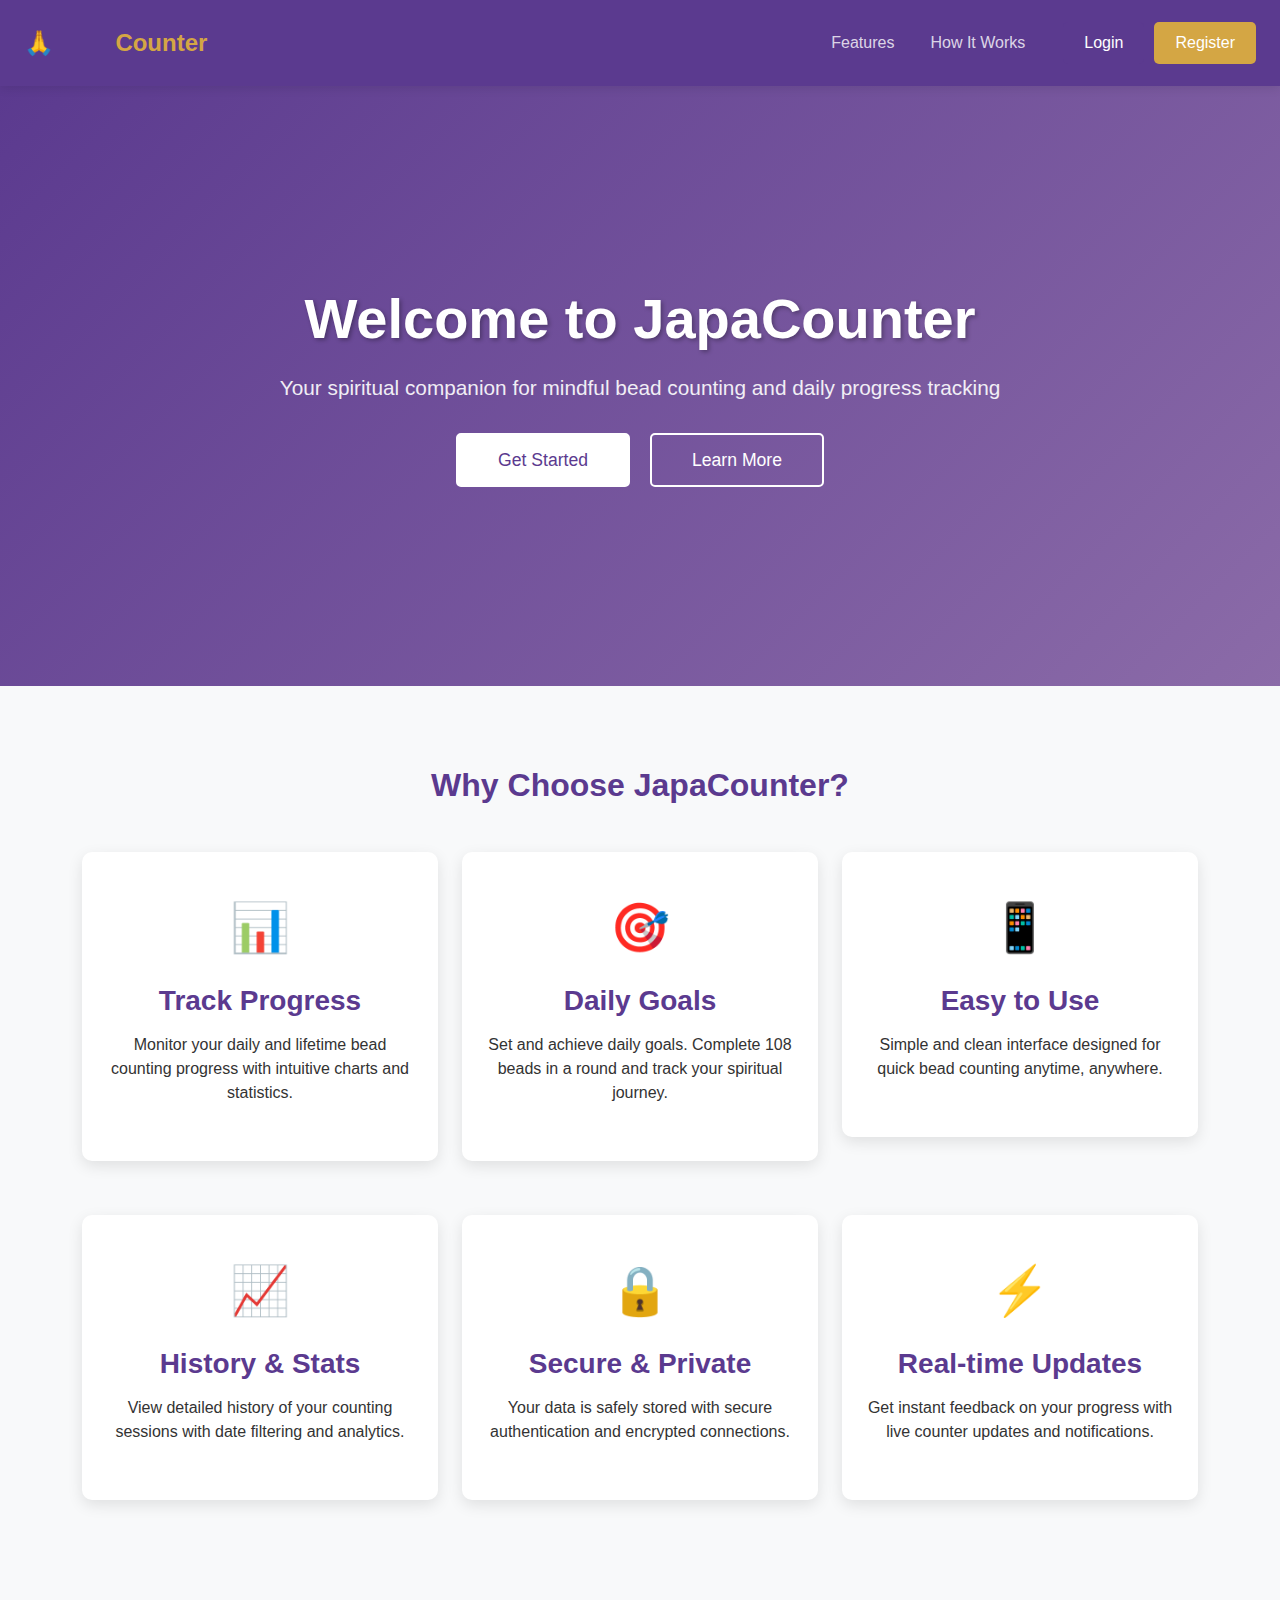
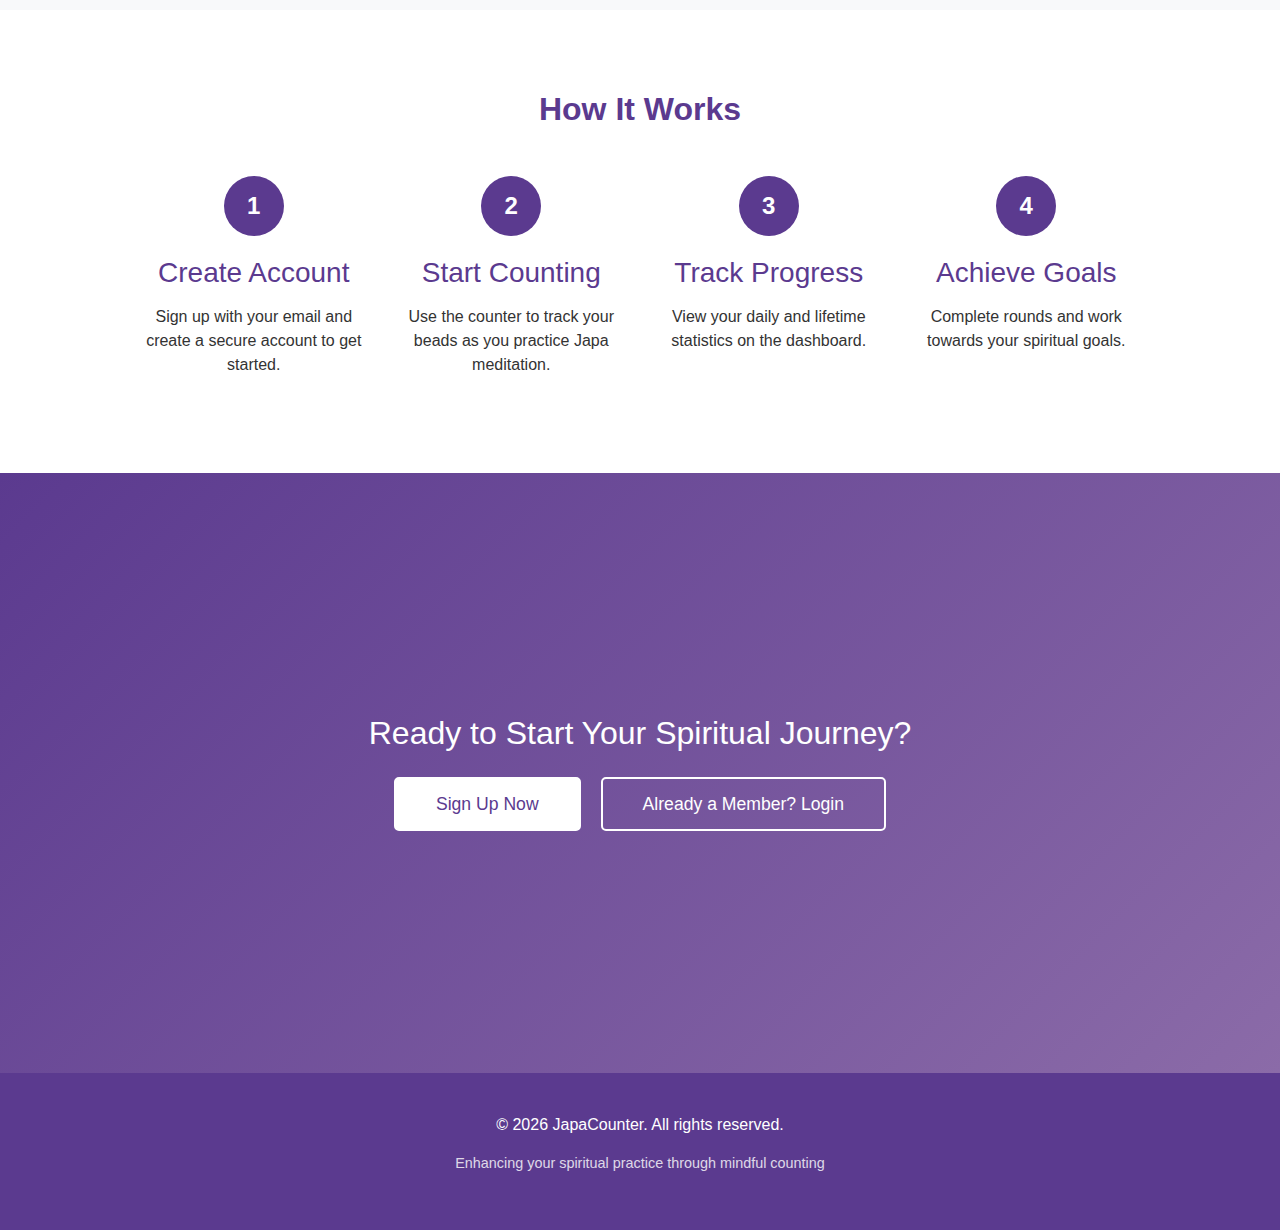
<file: index.html>
<!DOCTYPE html>
<html lang="en">

<head>
    <meta charset="UTF-8">
    <meta name="viewport" content="width=device-width, initial-scale=1.0">
    <title>Japa Counter - Spiritual Bead Counting</title>
    <link href="https://cdn.jsdelivr.net/npm/bootstrap@5.3.0/dist/css/bootstrap.min.css" rel="stylesheet">
    <link rel="stylesheet" href="styles.css">
    <style>
        .landing-hero {
            background: linear-gradient(135deg, var(--primary-color) 0%, var(--primary-light) 100%);
            color: white;
            padding: 80px 20px;
            text-align: center;
            min-height: 600px;
            display: flex;
            align-items: center;
            justify-content: center;
        }

        .hero-content h1 {
            font-size: 3.5rem;
            font-weight: bold;
            margin-bottom: 20px;
            text-shadow: 2px 2px 4px rgba(0, 0, 0, 0.3);
        }

        .hero-content p {
            font-size: 1.3rem;
            margin-bottom: 30px;
            opacity: 0.9;
        }

        .cta-buttons {
            display: flex;
            gap: 20px;
            justify-content: center;
            flex-wrap: wrap;
        }

        .cta-buttons a {
            padding: 12px 40px;
            font-size: 1.1rem;
            border-radius: 5px;
            text-decoration: none;
            transition: all 0.3s ease;
        }

        .btn-primary-light {
            background: white;
            color: var(--primary-color);
            border: 2px solid white;
        }

        .btn-primary-light:hover {
            background: transparent;
            color: white;
            transform: translateY(-2px);
            box-shadow: 0 5px 15px rgba(0, 0, 0, 0.2);
        }

        .btn-primary-outline {
            background: transparent;
            color: white;
            border: 2px solid white;
        }

        .btn-primary-outline:hover {
            background: white;
            color: var(--primary-color);
            transform: translateY(-2px);
            box-shadow: 0 5px 15px rgba(0, 0, 0, 0.2);
        }

        .features-section {
            padding: 80px 20px;
            background: #f8f9fa;
        }

        .feature-card {
            text-align: center;
            padding: 40px 20px;
            border-radius: 10px;
            background: white;
            box-shadow: 0 5px 15px rgba(0, 0, 0, 0.1);
            margin-bottom: 30px;
            transition: transform 0.3s ease;
        }

        .feature-card:hover {
            transform: translateY(-10px);
        }

        .feature-icon {
            font-size: 3rem;
            margin-bottom: 20px;
        }

        .feature-card h3 {
            color: var(--primary-color);
            margin-bottom: 15px;
            font-weight: bold;
        }

        .how-it-works {
            padding: 80px 20px;
            background: white;
        }

        .steps-container {
            display: flex;
            justify-content: space-between;
            align-items: flex-start;
            gap: 30px;
            flex-wrap: wrap;
            max-width: 1000px;
            margin: 0 auto;
        }

        .step {
            flex: 1;
            min-width: 200px;
            text-align: center;
        }

        .step-number {
            width: 60px;
            height: 60px;
            background: var(--primary-color);
            color: white;
            border-radius: 50%;
            display: flex;
            align-items: center;
            justify-content: center;
            font-size: 1.5rem;
            font-weight: bold;
            margin: 0 auto 20px;
        }

        .step h3 {
            color: var(--primary-color);
            margin-bottom: 15px;
        }

        .landing-navbar {
            background: white;
            box-shadow: 0 2px 10px rgba(0, 0, 0, 0.1);
            padding: 20px 0;
        }

        .landing-navbar .navbar-brand {
            font-size: 1.5rem;
            font-weight: bold;
            color: var(--primary-color) !important;
        }

        .landing-navbar .navbar-brand span {
            color: var(--accent-color);
        }

        .footer {
            background: var(--primary-color);
            color: white;
            padding: 40px 20px;
            text-align: center;
        }

        @media (max-width: 768px) {
            .hero-content h1 {
                font-size: 2.5rem;
            }

            .hero-content p {
                font-size: 1.1rem;
            }

            .cta-buttons {
                flex-direction: column;
            }

            .cta-buttons a {
                width: 100%;
            }

            .steps-container {
                flex-direction: column;
            }
        }
    </style>
</head>

<body>
    <!-- Navigation -->
    <nav class="navbar navbar-expand-lg landing-navbar">
        <div class="container-fluid px-4">
            <a class="navbar-brand" href="index.html">
                🙏 Japa<span>Counter</span>
            </a>
            <button class="navbar-toggler" type="button" data-bs-toggle="collapse" data-bs-target="#navbarNav">
                <span class="navbar-toggler-icon"></span>
            </button>
            <div class="collapse navbar-collapse" id="navbarNav">
                <ul class="navbar-nav ms-auto">
                    <li class="nav-item">
                        <a class="nav-link" href="#features">Features</a>
                    </li>
                    <li class="nav-item">
                        <a class="nav-link" href="#how-it-works">How It Works</a>
                    </li>
                </ul>
                <div style="display: flex; gap: 10px; margin-left: 20px;">
                    <a href="login.html" class="btn" style="background: var(--primary-color); color: white; padding: 8px 20px; border-radius: 5px; text-decoration: none;">Login</a>
                    <a href="register.html" class="btn" style="background: var(--accent-color); color: white; padding: 8px 20px; border-radius: 5px; text-decoration: none;">Register</a>
                </div>
            </div>
        </div>
    </nav>

    <!-- Hero Section -->
    <section class="landing-hero">
        <div class="hero-content">
            <h1>Welcome to JapaCounter</h1>
            <p>Your spiritual companion for mindful bead counting and daily progress tracking</p>
            <div class="cta-buttons">
                <a href="register.html" class="btn-primary-light">Get Started</a>
                <a href="#features" class="btn-primary-outline">Learn More</a>
            </div>
        </div>
    </section>

    <!-- Features Section -->
    <section class="features-section" id="features">
        <div class="container">
            <h2 class="text-center mb-5" style="color: var(--primary-color); font-weight: bold;">Why Choose JapaCounter?</h2>
            <div class="row">
                <div class="col-md-4">
                    <div class="feature-card">
                        <div class="feature-icon">📊</div>
                        <h3>Track Progress</h3>
                        <p>Monitor your daily and lifetime bead counting progress with intuitive charts and statistics.</p>
                    </div>
                </div>
                <div class="col-md-4">
                    <div class="feature-card">
                        <div class="feature-icon">🎯</div>
                        <h3>Daily Goals</h3>
                        <p>Set and achieve daily goals. Complete 108 beads in a round and track your spiritual journey.</p>
                    </div>
                </div>
                <div class="col-md-4">
                    <div class="feature-card">
                        <div class="feature-icon">📱</div>
                        <h3>Easy to Use</h3>
                        <p>Simple and clean interface designed for quick bead counting anytime, anywhere.</p>
                    </div>
                </div>
            </div>
            <div class="row mt-4">
                <div class="col-md-4">
                    <div class="feature-card">
                        <div class="feature-icon">📈</div>
                        <h3>History & Stats</h3>
                        <p>View detailed history of your counting sessions with date filtering and analytics.</p>
                    </div>
                </div>
                <div class="col-md-4">
                    <div class="feature-card">
                        <div class="feature-icon">🔒</div>
                        <h3>Secure & Private</h3>
                        <p>Your data is safely stored with secure authentication and encrypted connections.</p>
                    </div>
                </div>
                <div class="col-md-4">
                    <div class="feature-card">
                        <div class="feature-icon">⚡</div>
                        <h3>Real-time Updates</h3>
                        <p>Get instant feedback on your progress with live counter updates and notifications.</p>
                    </div>
                </div>
            </div>
        </div>
    </section>

    <!-- How It Works Section -->
    <section class="how-it-works" id="how-it-works">
        <div class="container">
            <h2 class="text-center mb-5" style="color: var(--primary-color); font-weight: bold;">How It Works</h2>
            <div class="steps-container">
                <div class="step">
                    <div class="step-number">1</div>
                    <h3>Create Account</h3>
                    <p>Sign up with your email and create a secure account to get started.</p>
                </div>
                <div class="step">
                    <div class="step-number">2</div>
                    <h3>Start Counting</h3>
                    <p>Use the counter to track your beads as you practice Japa meditation.</p>
                </div>
                <div class="step">
                    <div class="step-number">3</div>
                    <h3>Track Progress</h3>
                    <p>View your daily and lifetime statistics on the dashboard.</p>
                </div>
                <div class="step">
                    <div class="step-number">4</div>
                    <h3>Achieve Goals</h3>
                    <p>Complete rounds and work towards your spiritual goals.</p>
                </div>
            </div>
        </div>
    </section>

    <!-- CTA Section -->
    <section class="landing-hero" style="padding: 60px 20px;">
        <div class="hero-content">
            <h2 class="mb-4">Ready to Start Your Spiritual Journey?</h2>
            <div class="cta-buttons">
                <a href="register.html" class="btn-primary-light">Sign Up Now</a>
                <a href="login.html" class="btn-primary-outline">Already a Member? Login</a>
            </div>
        </div>
    </section>

    <!-- Footer -->
    <footer class="footer">
        <div class="container">
            <p>&copy; 2026 JapaCounter. All rights reserved.</p>
            <p style="font-size: 0.9rem; opacity: 0.8;">Enhancing your spiritual practice through mindful counting</p>
        </div>
    </footer>

    <script src="https://cdn.jsdelivr.net/npm/bootstrap@5.3.0/dist/js/bootstrap.bundle.min.js"></script>
</body>

</html>
</file>
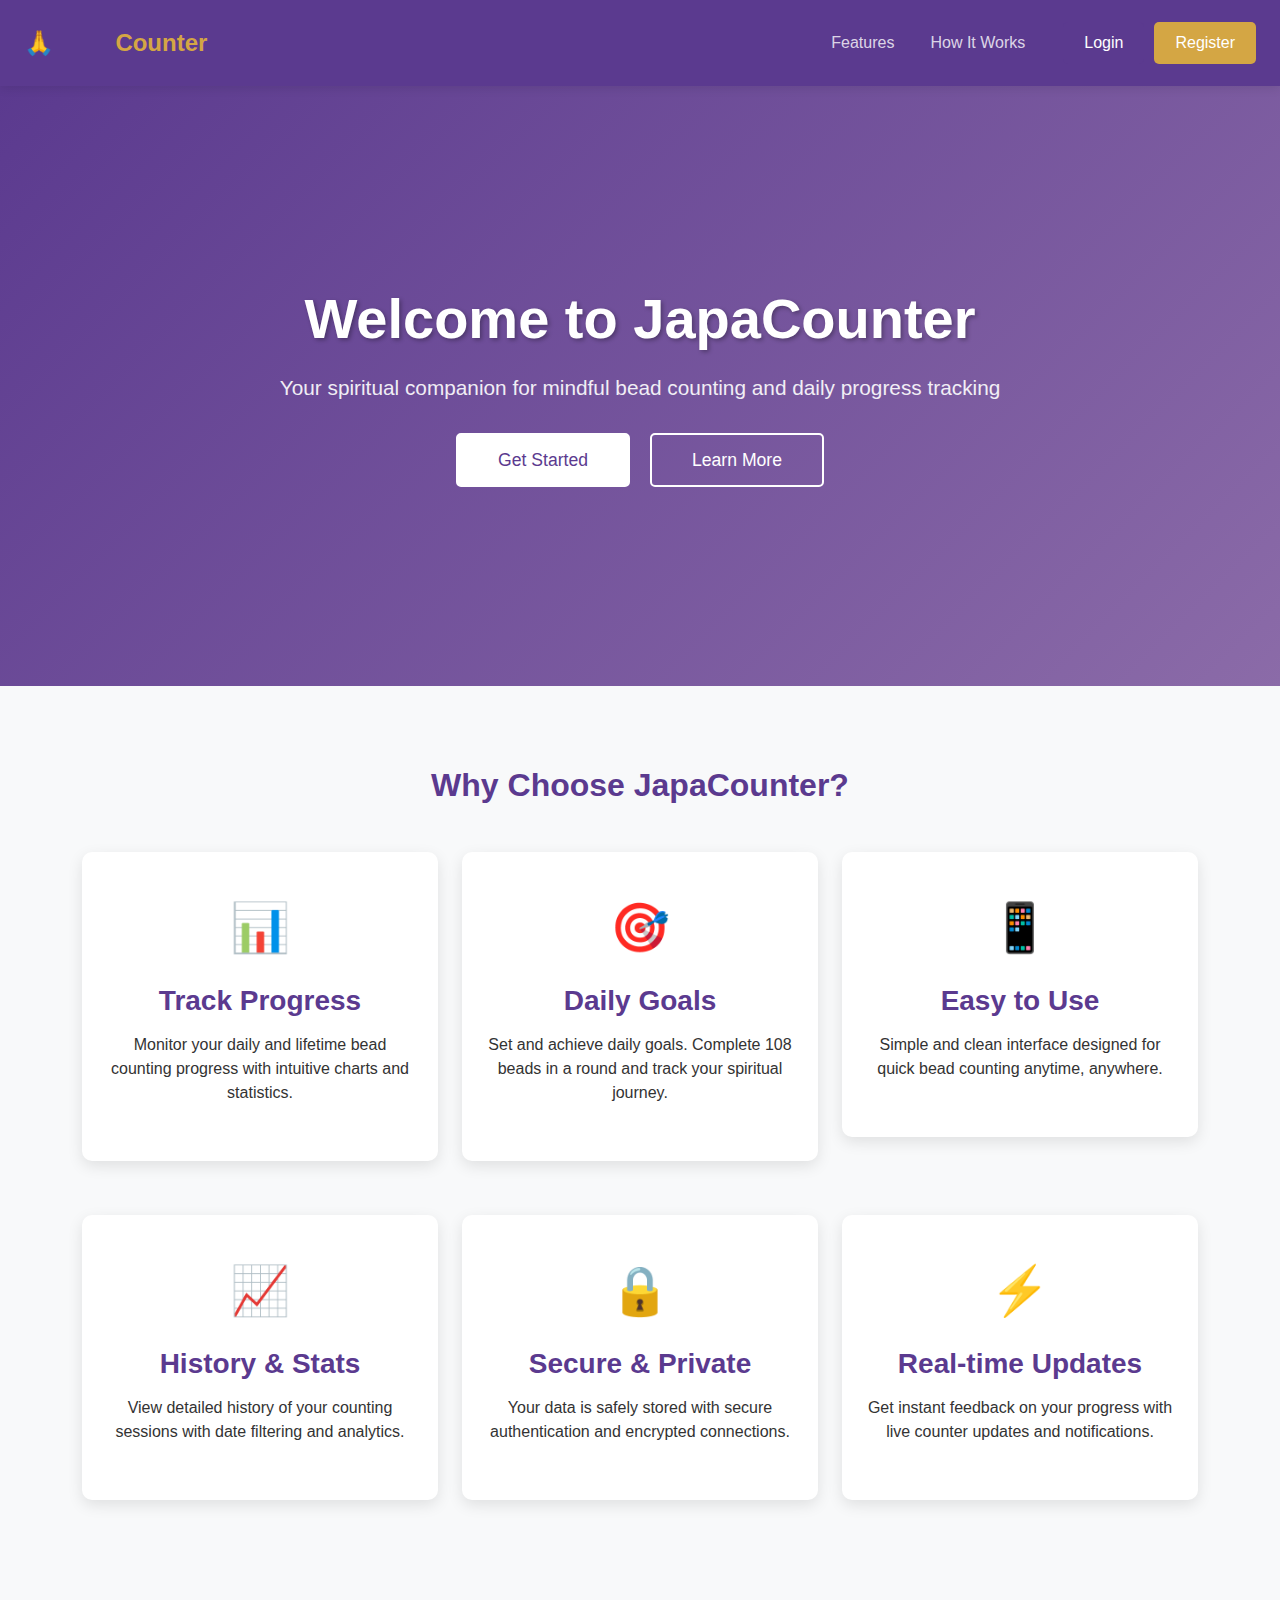
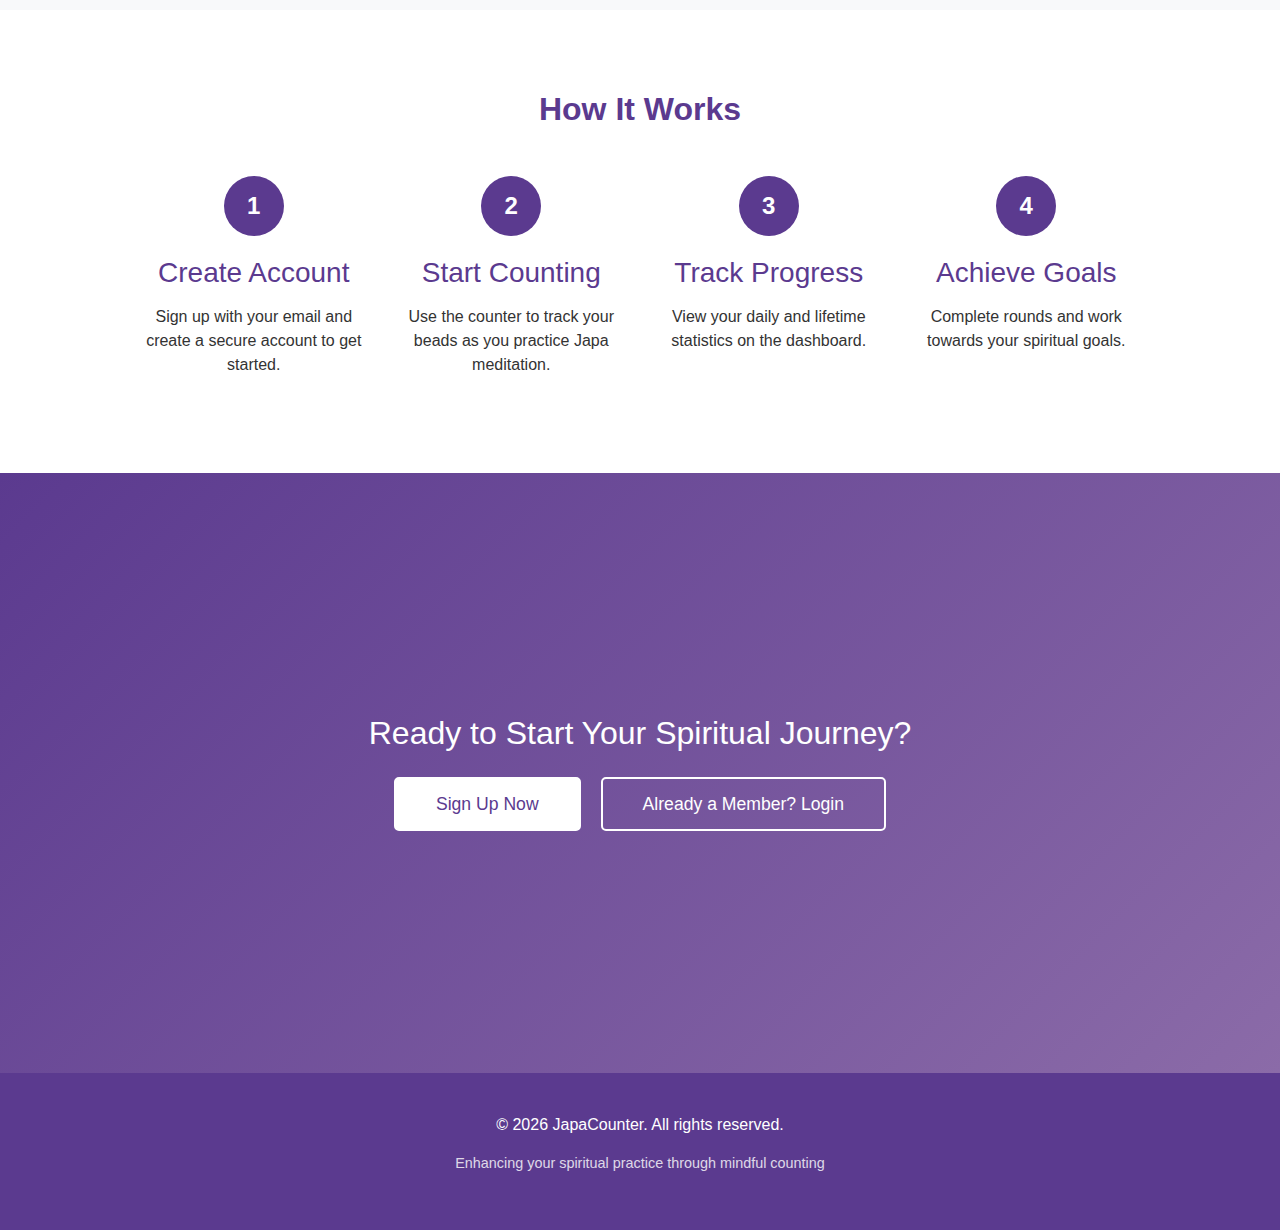
<file: dashboard.html>
<!DOCTYPE html>
<html lang="en">

<head>
    <meta charset="UTF-8">
    <meta name="viewport" content="width=device-width, initial-scale=1.0">
    <title>Japa Counter - Dashboard</title>
    <link href="https://cdn.jsdelivr.net/npm/bootstrap@5.3.0/dist/css/bootstrap.min.css" rel="stylesheet">
    <link rel="stylesheet" href="styles.css">
</head>

<body>
    <!-- Navigation -->
    <nav class="navbar navbar-expand-lg navbar-dark">
        <div class="container-fluid px-4">
            <a class="navbar-brand" href="dashboard.html">
                🙏 Japa<span>Counter</span>
            </a>
            <button class="navbar-toggler" type="button" data-bs-toggle="collapse" data-bs-target="#navbarNav">
                <span class="navbar-toggler-icon"></span>
            </button>
            <div class="collapse navbar-collapse" id="navbarNav">
                <ul class="navbar-nav ms-auto">
                    <li class="nav-item">
                        <a class="nav-link active" href="dashboard.html">Dashboard</a>
                    </li>
                    <li class="nav-item">
                        <a class="nav-link" href="counter.html">Counter</a>
                    </li>
                    <li class="nav-item">
                        <a class="nav-link" href="history.html">History</a>
                    </li>
                    <li class="nav-item">
                        <a class="nav-link" href="profile.html">Profile</a>
                    </li>
                </ul>
                <div class="user-info ms-3">
                    Welcome, <strong id="usernameDisplay">User</strong>!
                </div>
                <button class="btn-logout ms-3" id="logoutBtn">Logout</button>
            </div>
        </div>
    </nav>

    <!-- Alerts Container -->
    <div id="alertsContainer" class="position-fixed top-0 end-0 p-3" style="z-index: 1000; max-width: 400px;">
    </div>

    <!-- Main Content -->
    <div class="dashboard-container">
        <div class="container">
            <!-- Today's Progress -->
            <div class="main-card">
                <h3 class="card-title">📅 Today's Progress</h3>
                <div class="stats-grid">
                    <div class="stat-box">
                        <div class="stat-label">Today's Beads</div>
                        <div class="stat-value" id="todayBeads">0</div>
                    </div>
                    <div class="stat-box">
                        <div class="stat-label">Today's Rounds</div>
                        <div class="stat-value" id="todayRounds">0</div>
                    </div>
                </div>

                <!-- Today's Progress Bar -->
                <div class="progress-section">
                    <div class="progress-label">
                        <span>Daily Goal Progress (108 beads)</span>
                    </div>
                    <div class="progress">
                        <div id="todayProgressBar" class="progress-bar" style="width: 0%">0%</div>
                    </div>
                </div>
            </div>

            <!-- Counter Section - Moved to counter.html -->

            <!-- Lifetime Progress -->
            <div class="main-card">
                <h3 class="card-title">✨ Lifetime Progress</h3>
                <div class="stats-grid">
                    <div class="stat-box">
                        <div class="stat-label">Total Beads</div>
                        <div class="stat-value" id="totalBeads">0</div>
                    </div>
                    <div class="stat-box">
                        <div class="stat-label">Total Rounds</div>
                        <div class="stat-value" id="totalRounds">0</div>
                    </div>
                </div>

                <!-- Information Card -->
            <div class="main-card">
                <h3 class="card-title">ℹ️ About Japa</h3>
                <p>Japa is a spiritual practice involving the repetition of a mantra or prayer. This counter helps you track your daily and lifetime progress.</p>
                <ul style="margin-top: 15px; color: #666;">
                    <li><strong>1 Round</strong> = 108 beads</li>
                    <li>Track your daily progress towards completing rounds</li>
                    <li>View your complete history across different dates</li>
                    <li>Monitor your lifetime achievement</li>
                </ul>
            </div>
        </div>
    </div>

    <script src="config.js"></script>
    <script src="api.js"></script>
    <script src="app.js"></script>
    <script src="https://cdn.jsdelivr.net/npm/bootstrap@5.3.0/dist/js/bootstrap.bundle.min.js"></script>
</body>

</html>
</file>
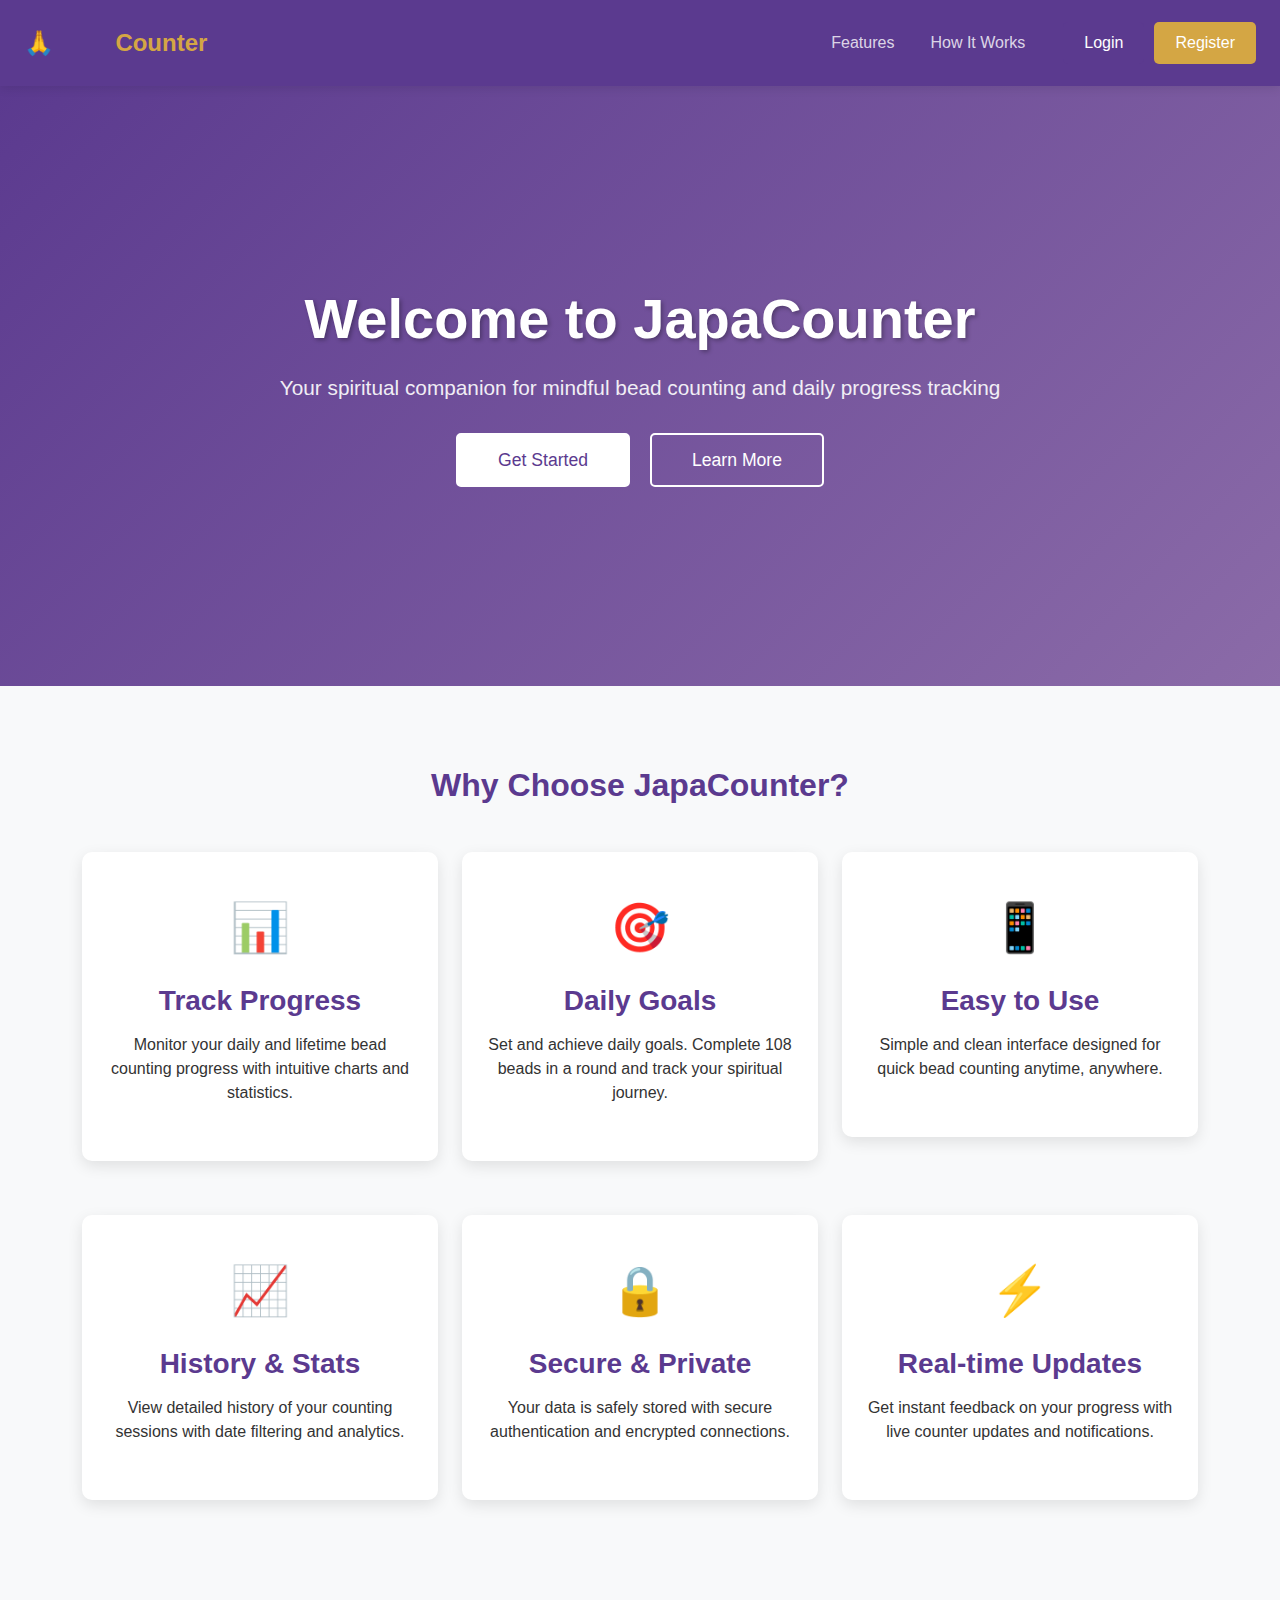
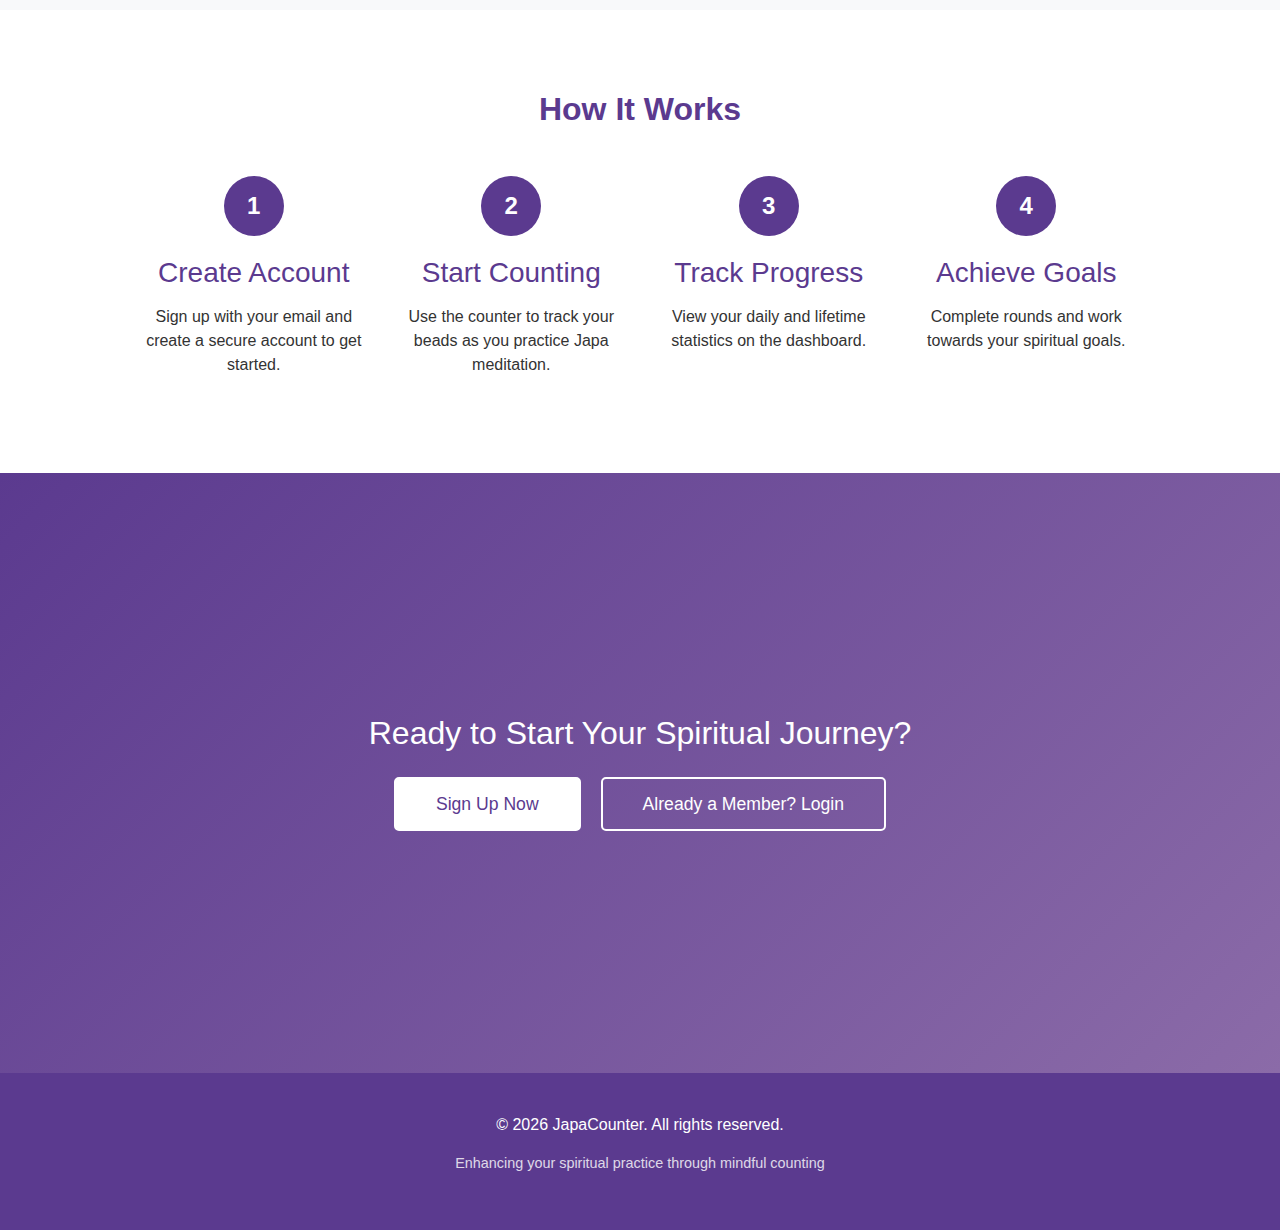
<file: landing.html>
<!DOCTYPE html>
<html lang="en">

<head>
    <meta charset="UTF-8">
    <meta name="viewport" content="width=device-width, initial-scale=1.0">
    <title>Japa Counter - Spiritual Bead Counting</title>
    <link href="https://cdn.jsdelivr.net/npm/bootstrap@5.3.0/dist/css/bootstrap.min.css" rel="stylesheet">
    <link rel="stylesheet" href="styles.css">
    <style>
        .landing-hero {
            background: linear-gradient(135deg, var(--primary-color) 0%, var(--primary-light) 100%);
            color: white;
            padding: 80px 20px;
            text-align: center;
            min-height: 600px;
            display: flex;
            align-items: center;
            justify-content: center;
        }

        .hero-content h1 {
            font-size: 3.5rem;
            font-weight: bold;
            margin-bottom: 20px;
            text-shadow: 2px 2px 4px rgba(0, 0, 0, 0.3);
        }

        .hero-content p {
            font-size: 1.3rem;
            margin-bottom: 30px;
            opacity: 0.9;
        }

        .cta-buttons {
            display: flex;
            gap: 20px;
            justify-content: center;
            flex-wrap: wrap;
        }

        .cta-buttons a {
            padding: 12px 40px;
            font-size: 1.1rem;
            border-radius: 5px;
            text-decoration: none;
            transition: all 0.3s ease;
        }

        .btn-primary-light {
            background: white;
            color: var(--primary-color);
            border: 2px solid white;
        }

        .btn-primary-light:hover {
            background: transparent;
            color: white;
            transform: translateY(-2px);
            box-shadow: 0 5px 15px rgba(0, 0, 0, 0.2);
        }

        .btn-primary-outline {
            background: transparent;
            color: white;
            border: 2px solid white;
        }

        .btn-primary-outline:hover {
            background: white;
            color: var(--primary-color);
            transform: translateY(-2px);
            box-shadow: 0 5px 15px rgba(0, 0, 0, 0.2);
        }

        .features-section {
            padding: 80px 20px;
            background: #f8f9fa;
        }

        .feature-card {
            text-align: center;
            padding: 40px 20px;
            border-radius: 10px;
            background: white;
            box-shadow: 0 5px 15px rgba(0, 0, 0, 0.1);
            margin-bottom: 30px;
            transition: transform 0.3s ease;
        }

        .feature-card:hover {
            transform: translateY(-10px);
        }

        .feature-icon {
            font-size: 3rem;
            margin-bottom: 20px;
        }

        .feature-card h3 {
            color: var(--primary-color);
            margin-bottom: 15px;
            font-weight: bold;
        }

        .how-it-works {
            padding: 80px 20px;
            background: white;
        }

        .steps-container {
            display: flex;
            justify-content: space-between;
            align-items: flex-start;
            gap: 30px;
            flex-wrap: wrap;
            max-width: 1000px;
            margin: 0 auto;
        }

        .step {
            flex: 1;
            min-width: 200px;
            text-align: center;
        }

        .step-number {
            width: 60px;
            height: 60px;
            background: var(--primary-color);
            color: white;
            border-radius: 50%;
            display: flex;
            align-items: center;
            justify-content: center;
            font-size: 1.5rem;
            font-weight: bold;
            margin: 0 auto 20px;
        }

        .step h3 {
            color: var(--primary-color);
            margin-bottom: 15px;
        }

        .landing-navbar {
            background: white;
            box-shadow: 0 2px 10px rgba(0, 0, 0, 0.1);
            padding: 20px 0;
        }

        .landing-navbar .navbar-brand {
            font-size: 1.5rem;
            font-weight: bold;
            color: var(--primary-color) !important;
        }

        .landing-navbar .navbar-brand span {
            color: var(--accent-color);
        }

        .footer {
            background: var(--primary-color);
            color: white;
            padding: 40px 20px;
            text-align: center;
        }

        @media (max-width: 768px) {
            .hero-content h1 {
                font-size: 2.5rem;
            }

            .hero-content p {
                font-size: 1.1rem;
            }

            .cta-buttons {
                flex-direction: column;
            }

            .cta-buttons a {
                width: 100%;
            }

            .steps-container {
                flex-direction: column;
            }
        }
    </style>
</head>

<body>
    <!-- Navigation -->
    <nav class="navbar navbar-expand-lg landing-navbar">
        <div class="container-fluid px-4">
            <a class="navbar-brand" href="landing.html">
                🙏 Japa<span>Counter</span>
            </a>
            <button class="navbar-toggler" type="button" data-bs-toggle="collapse" data-bs-target="#navbarNav">
                <span class="navbar-toggler-icon"></span>
            </button>
            <div class="collapse navbar-collapse" id="navbarNav">
                <ul class="navbar-nav ms-auto">
                    <li class="nav-item">
                        <a class="nav-link" href="#features">Features</a>
                    </li>
                    <li class="nav-item">
                        <a class="nav-link" href="#how-it-works">How It Works</a>
                    </li>
                </ul>
                <div style="display: flex; gap: 10px; margin-left: 20px;">
                    <a href="index.html" class="btn" style="background: var(--primary-color); color: white; padding: 8px 20px; border-radius: 5px; text-decoration: none;">Login</a>
                    <a href="register.html" class="btn" style="background: var(--accent-color); color: white; padding: 8px 20px; border-radius: 5px; text-decoration: none;">Register</a>
                </div>
            </div>
        </div>
    </nav>

    <!-- Hero Section -->
    <section class="landing-hero">
        <div class="hero-content">
            <h1>Welcome to JapaCounter</h1>
            <p>Your spiritual companion for mindful bead counting and daily progress tracking</p>
            <div class="cta-buttons">
                <a href="register.html" class="btn-primary-light">Get Started</a>
                <a href="#features" class="btn-primary-outline">Learn More</a>
            </div>
        </div>
    </section>

    <!-- Features Section -->
    <section class="features-section" id="features">
        <div class="container">
            <h2 class="text-center mb-5" style="color: var(--primary-color); font-weight: bold;">Why Choose JapaCounter?</h2>
            <div class="row">
                <div class="col-md-4">
                    <div class="feature-card">
                        <div class="feature-icon">📊</div>
                        <h3>Track Progress</h3>
                        <p>Monitor your daily and lifetime bead counting progress with intuitive charts and statistics.</p>
                    </div>
                </div>
                <div class="col-md-4">
                    <div class="feature-card">
                        <div class="feature-icon">🎯</div>
                        <h3>Daily Goals</h3>
                        <p>Set and achieve daily goals. Complete 108 beads in a round and track your spiritual journey.</p>
                    </div>
                </div>
                <div class="col-md-4">
                    <div class="feature-card">
                        <div class="feature-icon">📱</div>
                        <h3>Easy to Use</h3>
                        <p>Simple and clean interface designed for quick bead counting anytime, anywhere.</p>
                    </div>
                </div>
            </div>
            <div class="row mt-4">
                <div class="col-md-4">
                    <div class="feature-card">
                        <div class="feature-icon">📈</div>
                        <h3>History & Stats</h3>
                        <p>View detailed history of your counting sessions with date filtering and analytics.</p>
                    </div>
                </div>
                <div class="col-md-4">
                    <div class="feature-card">
                        <div class="feature-icon">🔒</div>
                        <h3>Secure & Private</h3>
                        <p>Your data is safely stored with secure authentication and encrypted connections.</p>
                    </div>
                </div>
                <div class="col-md-4">
                    <div class="feature-card">
                        <div class="feature-icon">⚡</div>
                        <h3>Real-time Updates</h3>
                        <p>Get instant feedback on your progress with live counter updates and notifications.</p>
                    </div>
                </div>
            </div>
        </div>
    </section>

    <!-- How It Works Section -->
    <section class="how-it-works" id="how-it-works">
        <div class="container">
            <h2 class="text-center mb-5" style="color: var(--primary-color); font-weight: bold;">How It Works</h2>
            <div class="steps-container">
                <div class="step">
                    <div class="step-number">1</div>
                    <h3>Create Account</h3>
                    <p>Sign up with your email and create a secure account to get started.</p>
                </div>
                <div class="step">
                    <div class="step-number">2</div>
                    <h3>Start Counting</h3>
                    <p>Use the counter to track your beads as you practice Japa meditation.</p>
                </div>
                <div class="step">
                    <div class="step-number">3</div>
                    <h3>Track Progress</h3>
                    <p>View your daily and lifetime statistics on the dashboard.</p>
                </div>
                <div class="step">
                    <div class="step-number">4</div>
                    <h3>Achieve Goals</h3>
                    <p>Complete rounds and work towards your spiritual goals.</p>
                </div>
            </div>
        </div>
    </section>

    <!-- CTA Section -->
    <section class="landing-hero" style="padding: 60px 20px;">
        <div class="hero-content">
            <h2 class="mb-4">Ready to Start Your Spiritual Journey?</h2>
            <div class="cta-buttons">
                <a href="register.html" class="btn-primary-light">Sign Up Now</a>
                <a href="index.html" class="btn-primary-outline">Already a Member? Login</a>
            </div>
        </div>
    </section>

    <!-- Footer -->
    <footer class="footer">
        <div class="container">
            <p>&copy; 2026 JapaCounter. All rights reserved.</p>
            <p style="font-size: 0.9rem; opacity: 0.8;">Enhancing your spiritual practice through mindful counting</p>
        </div>
    </footer>

    <script src="https://cdn.jsdelivr.net/npm/bootstrap@5.3.0/dist/js/bootstrap.bundle.min.js"></script>
</body>

</html>
</file>
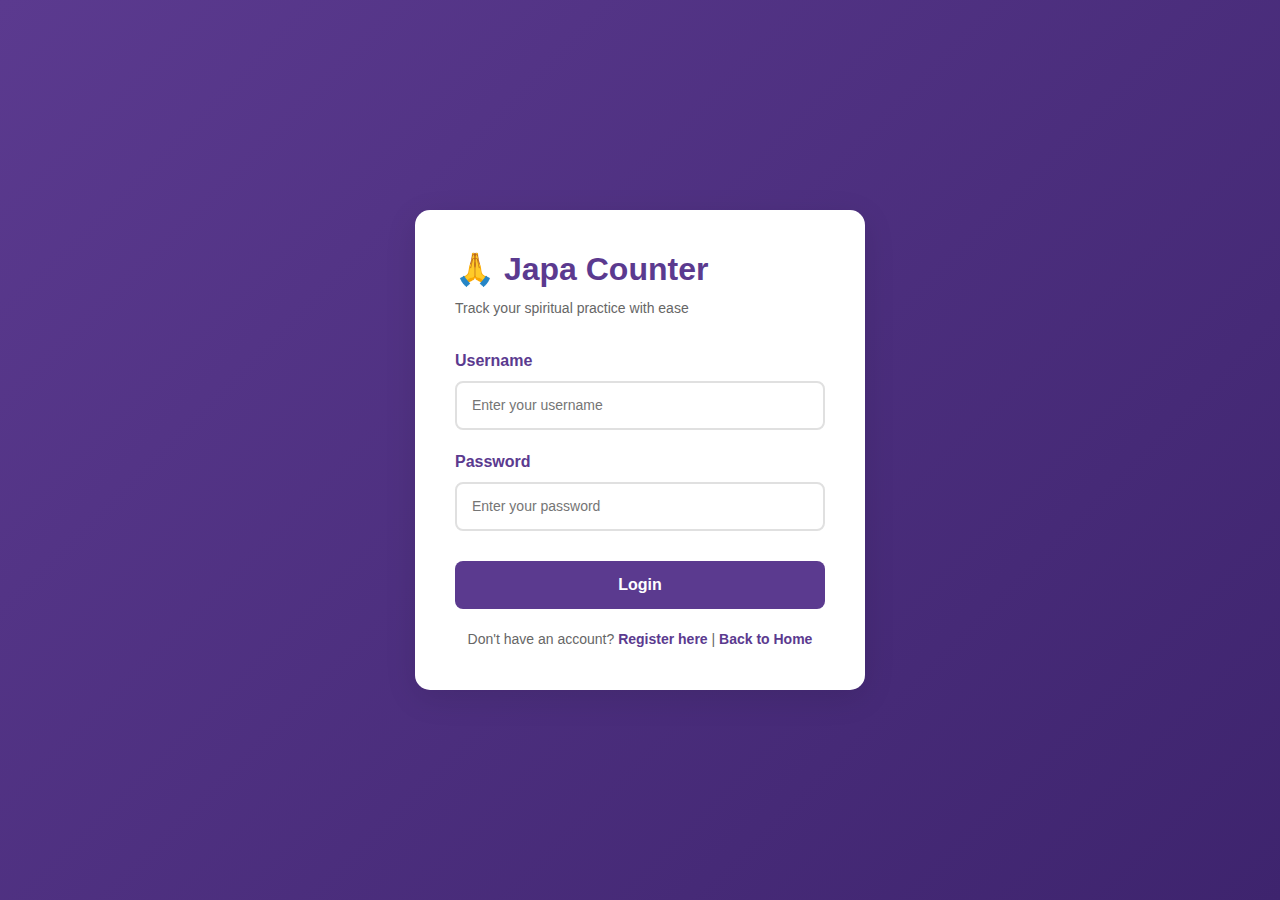
<file: login.html>
<!DOCTYPE html>
<html lang="en">

<head>
    <meta charset="UTF-8">
    <meta name="viewport" content="width=device-width, initial-scale=1.0">
    <title>Japa Counter - Login</title>
    <link href="https://cdn.jsdelivr.net/npm/bootstrap@5.3.0/dist/css/bootstrap.min.css" rel="stylesheet">
    <link rel="stylesheet" href="styles.css">
</head>

<body>
    <div class="auth-container">
        <div class="auth-card fade-in">
            <a href="index.html" style="text-decoration: none; color: inherit;">
                <h2>🙏 Japa Counter</h2>
            </a>
            <p class="subtitle">Track your spiritual practice with ease</p>

            <div id="loginError"></div>

            <form id="loginForm">
                <div class="form-group">
                    <label for="loginUsername">Username</label>
                    <input type="text" id="loginUsername" name="username" placeholder="Enter your username" required>
                </div>

                <div class="form-group">
                    <label for="loginPassword">Password</label>
                    <input type="password" id="loginPassword" name="password" placeholder="Enter your password" required>
                </div>

                <button type="submit" class="btn-auth btn-login">Login</button>
            </form>

            <div class="auth-footer">
                Don't have an account? <a href="register.html">Register here</a> | <a href="index.html">Back to Home</a>
            </div>
        </div>
    </div>

    <script src="config.js"></script>
    <script src="api.js"></script>
    <script src="app.js"></script>
</body>

</html>
</file>
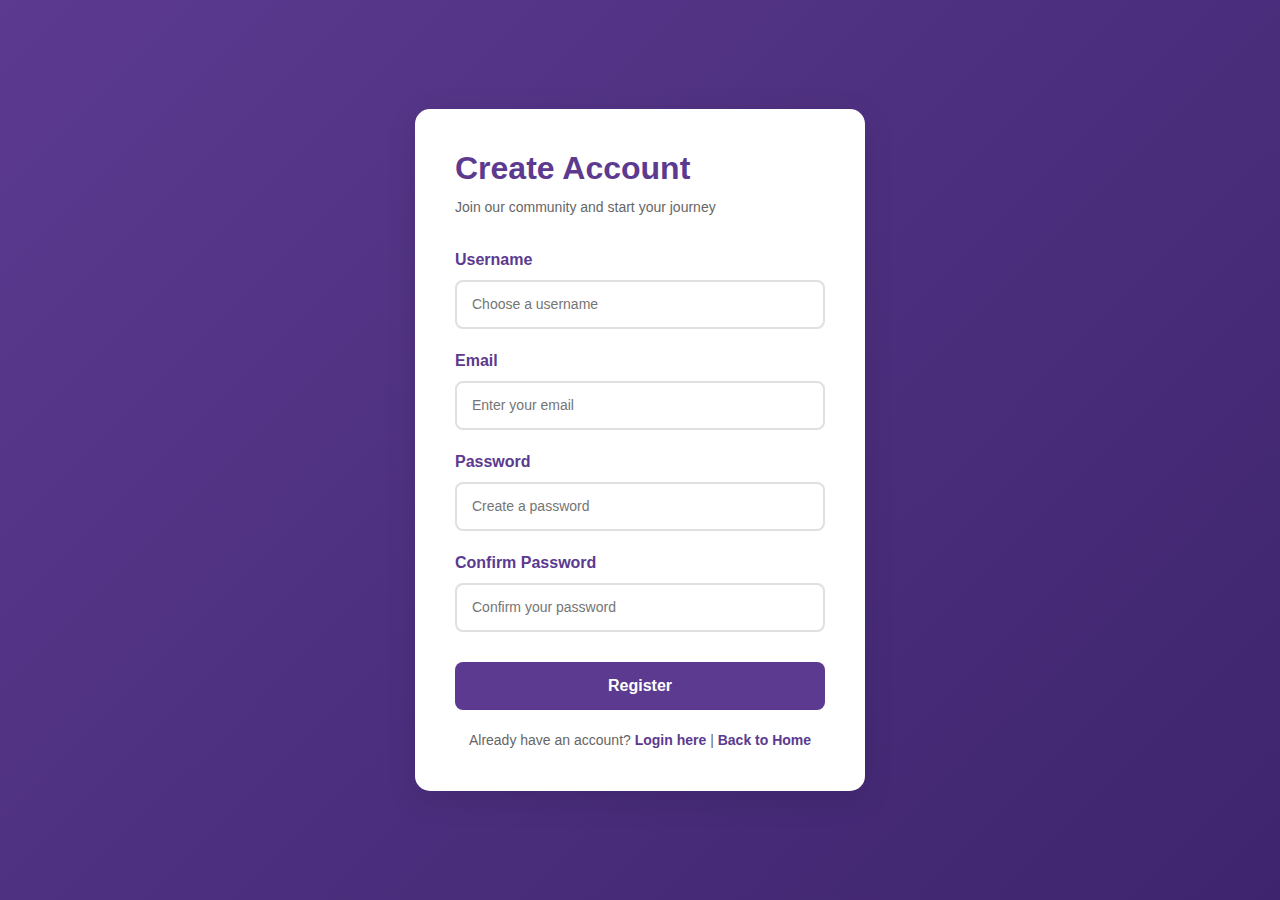
<file: register.html>
<!DOCTYPE html>
<html lang="en">

<head>
    <meta charset="UTF-8">
    <meta name="viewport" content="width=device-width, initial-scale=1.0">
    <title>Japa Counter - Register</title>
    <link href="https://cdn.jsdelivr.net/npm/bootstrap@5.3.0/dist/css/bootstrap.min.css" rel="stylesheet">
    <link rel="stylesheet" href="styles.css">
</head>

<body>
    <div class="auth-container">
        <div class="auth-card fade-in">
            <a href="index.html" style="text-decoration: none; color: inherit;">
                <h2>Create Account</h2>
            </a>
            <p class="subtitle">Join our community and start your journey</p>

            <div id="registerSuccess"></div>
            <div id="registerError"></div>

            <form id="registerForm">
                <div class="form-group">
                    <label for="regUsername">Username</label>
                    <input type="text" id="regUsername" name="username" placeholder="Choose a username" required>
                </div>

                <div class="form-group">
                    <label for="regEmail">Email</label>
                    <input type="email" id="regEmail" name="email" placeholder="Enter your email" required>
                </div>

                <div class="form-group">
                    <label for="regPassword">Password</label>
                    <input type="password" id="regPassword" name="password" placeholder="Create a password" required>
                </div>

                <div class="form-group">
                    <label for="regConfirmPassword">Confirm Password</label>
                    <input type="password" id="regConfirmPassword" name="confirmPassword" placeholder="Confirm your password" required>
                </div>

                <button type="submit" class="btn-auth btn-login">Register</button>
            </form>

            <div class="auth-footer">
                Already have an account? <a href="login.html">Login here</a> | <a href="index.html">Back to Home</a>
            </div>
        </div>
    </div>

    <script src="config.js"></script>
    <script src="api.js"></script>
    <script src="app.js"></script>
</body>

</html>
</file>
<file: styles.css>
/* Japa Counter Application Styles */

:root {
    --primary-color: #5B3A8F;
    --primary-light: #8B6BA8;
    --primary-dark: #3E246E;
    --accent-color: #D4A644;
    --success-color: #2D5016;
    --danger-color: #C1440E;
    --light-bg: #F8F9FA;
    --card-shadow: 0 2px 8px rgba(0, 0, 0, 0.1);
    --card-shadow-hover: 0 4px 15px rgba(0, 0, 0, 0.15);
}

* {
    margin: 0;
    padding: 0;
    box-sizing: border-box;
}

body {
    font-family: 'Segoe UI', Tahoma, Geneva, Verdana, sans-serif;
    background: linear-gradient(135deg, #5B3A8F 0%, #3E246E 100%);
    min-height: 100vh;
    color: #333;
}

/* LOGIN & REGISTER PAGES */
.auth-container {
    min-height: 100vh;
    display: flex;
    align-items: center;
    justify-content: center;
    padding: 20px;
}

.auth-card {
    background: white;
    border-radius: 15px;
    padding: 40px;
    width: 100%;
    max-width: 450px;
    box-shadow: 0 8px 32px rgba(0, 0, 0, 0.1);
}

.auth-card h2 {
    color: var(--primary-color);
    margin-bottom: 10px;
    font-weight: 700;
}

.auth-card .subtitle {
    color: #666;
    font-size: 14px;
    margin-bottom: 30px;
}

.form-group {
    margin-bottom: 20px;
}

.form-group label {
    color: var(--primary-color);
    font-weight: 600;
    margin-bottom: 8px;
    display: block;
}

.form-group input {
    width: 100%;
    padding: 12px 15px;
    border: 2px solid #E0E0E0;
    border-radius: 8px;
    font-size: 14px;
    transition: all 0.3s ease;
}

.form-group input:focus {
    outline: none;
    border-color: var(--primary-color);
    box-shadow: 0 0 0 3px rgba(91, 58, 143, 0.1);
}

.btn-auth {
    width: 100%;
    padding: 12px;
    border: none;
    border-radius: 8px;
    font-weight: 600;
    cursor: pointer;
    transition: all 0.3s ease;
    margin-top: 10px;
}

.btn-login {
    background: var(--primary-color);
    color: white;
}

.btn-login:hover {
    background: var(--primary-dark);
    transform: translateY(-2px);
    box-shadow: 0 4px 12px rgba(91, 58, 143, 0.3);
}

.auth-footer {
    text-align: center;
    margin-top: 20px;
    font-size: 14px;
    color: #666;
}

.auth-footer a {
    color: var(--primary-color);
    text-decoration: none;
    font-weight: 600;
}

.auth-footer a:hover {
    text-decoration: underline;
}

/* NAVBAR */
.navbar {
    background: var(--primary-color) !important;
    box-shadow: var(--card-shadow);
    padding: 15px 0;
}

.navbar-brand {
    font-weight: 700;
    font-size: 22px;
    color: white !important;
}

.navbar-brand span {
    color: var(--accent-color);
}

.nav-link {
    color: rgba(255, 255, 255, 0.8) !important;
    margin: 0 10px;
    font-weight: 500;
    transition: all 0.3s ease;
}

.nav-link:hover {
    color: white !important;
}

.nav-link.active {
    color: var(--accent-color) !important;
}

.user-info {
    color: rgba(255, 255, 255, 0.9);
    margin-right: 20px;
}

.btn-logout {
    background: var(--danger-color);
    color: white;
    border: none;
    padding: 8px 20px;
    border-radius: 6px;
    cursor: pointer;
    font-weight: 600;
    transition: all 0.3s ease;
}

.btn-logout:hover {
    background: #c0392b;
    transform: translateY(-2px);
}

/* DASHBOARD */
.dashboard-container {
    min-height: 100vh;
    padding: 40px 20px;
}

.main-card {
    background: white;
    border-radius: 15px;
    padding: 30px;
    margin-bottom: 30px;
    box-shadow: var(--card-shadow);
    transition: all 0.3s ease;
}

.main-card:hover {
    box-shadow: var(--card-shadow-hover);
}

.card-title {
    color: var(--primary-color);
    font-weight: 700;
    margin-bottom: 20px;
    font-size: 24px;
}

.stats-grid {
    display: grid;
    grid-template-columns: repeat(auto-fit, minmax(200px, 1fr));
    gap: 20px;
    margin-bottom: 30px;
}

.stat-box {
    background: linear-gradient(135deg, var(--primary-light) 0%, var(--primary-color) 100%);
    color: white;
    padding: 25px;
    border-radius: 12px;
    text-align: center;
    box-shadow: var(--card-shadow);
    transition: all 0.3s ease;
}

.stat-box:hover {
    transform: translateY(-5px);
    box-shadow: var(--card-shadow-hover);
}

.stat-value {
    font-size: 36px;
    font-weight: 700;
    margin: 10px 0;
}

.stat-label {
    font-size: 14px;
    opacity: 0.9;
    text-transform: uppercase;
    letter-spacing: 1px;
}

.counter-section {
    text-align: center;
    padding: 30px 20px;
}

/* Japa Counter Display */
.japa-counter-display {
    margin: 30px 0;
}

.counter-circle {
    width: 280px;
    height: 280px;
    margin: 0 auto;
    background: linear-gradient(135deg, var(--primary-light) 0%, var(--primary-color) 100%);
    border-radius: 50%;
    display: flex;
    align-items: center;
    justify-content: center;
    box-shadow: 0 10px 30px rgba(91, 58, 143, 0.3);
    position: relative;
    animation: pulse-shadow 3s ease-in-out infinite;
}

@keyframes pulse-shadow {
    0%, 100% {
        box-shadow: 0 10px 30px rgba(91, 58, 143, 0.3);
    }
    50% {
        box-shadow: 0 15px 40px rgba(91, 58, 143, 0.5);
    }
}

.counter-circle::before {
    content: '';
    position: absolute;
    width: 100%;
    height: 100%;
    border-radius: 50%;
    background: radial-gradient(circle at 30% 30%, rgba(255, 255, 255, 0.2), transparent);
    top: 0;
    left: 0;
}

.counter-inner {
    position: relative;
    z-index: 1;
    display: flex;
    flex-direction: column;
    align-items: center;
    gap: 5px;
}

.counter-number {
    font-size: 72px;
    font-weight: 800;
    color: white;
    text-shadow: 0 2px 4px rgba(0, 0, 0, 0.2);
}

.counter-text {
    font-size: 16px;
    color: rgba(255, 255, 255, 0.9);
    text-transform: uppercase;
    letter-spacing: 2px;
    font-weight: 600;
}

/* Quick Action Buttons */
.quick-actions {
    display: flex;
    gap: 10px;
    justify-content: center;
    flex-wrap: wrap;
    margin: 30px 0;
}

.btn-quick-action {
    background: white;
    border: 2px solid var(--primary-light);
    color: var(--primary-color);
    padding: 12px 16px;
    border-radius: 8px;
    cursor: pointer;
    font-weight: 600;
    font-size: 14px;
    display: flex;
    flex-direction: column;
    align-items: center;
    gap: 4px;
    transition: all 0.3s ease;
    min-width: 70px;
}

.btn-quick-action:hover {
    background: var(--primary-light);
    color: white;
    transform: translateY(-3px);
    box-shadow: 0 6px 20px rgba(91, 58, 143, 0.2);
}

.btn-quick-action:active {
    transform: translateY(-1px);
}

.btn-quick-action.primary {
    background: linear-gradient(135deg, var(--accent-color) 0%, #E67E22 100%);
    border-color: var(--accent-color);
    color: white;
}

.btn-quick-action.primary:hover {
    background: linear-gradient(135deg, #E67E22 0%, #D35400 100%);
    box-shadow: 0 6px 20px rgba(243, 156, 18, 0.3);
}

.action-icon {
    font-size: 18px;
}

.action-text {
    font-size: 13px;
}

/* Main Action Buttons */
.main-actions {
    display: flex;
    gap: 15px;
    justify-content: center;
    flex-wrap: wrap;
    margin: 30px 0;
}

.btn-primary-action {
    background: linear-gradient(135deg, var(--accent-color) 0%, #E67E22 100%);
    color: white;
    border: none;
    padding: 16px 45px;
    border-radius: 50px;
    font-size: 16px;
    font-weight: 700;
    cursor: pointer;
    transition: all 0.3s ease;
    box-shadow: 0 4px 15px rgba(243, 156, 18, 0.3);
    flex: 1;
    min-width: 200px;
    max-width: 300px;
}

.btn-primary-action:hover {
    transform: translateY(-4px);
    box-shadow: 0 8px 25px rgba(243, 156, 18, 0.4);
}

.btn-primary-action:active {
    transform: translateY(-2px);
    box-shadow: 0 4px 15px rgba(243, 156, 18, 0.3);
}

.btn-secondary-action {
    background: white;
    color: var(--primary-color);
    border: 2px solid var(--primary-color);
    padding: 14px 40px;
    border-radius: 50px;
    font-size: 16px;
    font-weight: 700;
    cursor: pointer;
    transition: all 0.3s ease;
    flex: 1;
    min-width: 200px;
    max-width: 300px;
}

.btn-secondary-action:hover {
    background: var(--primary-color);
    color: white;
    transform: translateY(-4px);
    box-shadow: 0 8px 25px rgba(91, 58, 143, 0.3);
}

.btn-secondary-action:active {
    transform: translateY(-2px);
}

/* Counter Hint */
.counter-hint {
    color: #666;
    font-size: 14px;
    margin-top: 20px;
    opacity: 0.8;
}

.progress-section {
    margin-top: 40px;
}

.progress-label {
    display: flex;
    justify-content: space-between;
    margin-bottom: 10px;
    color: #666;
    font-weight: 600;
}

.progress {
    height: 25px;
    border-radius: 12px;
    background: #E8E8E8;
    overflow: hidden;
    margin-bottom: 20px;
}

.progress-bar {
    background: linear-gradient(90deg, var(--primary-light) 0%, var(--accent-color) 100%);
    height: 100%;
    display: flex;
    align-items: center;
    justify-content: center;
    color: white;
    font-weight: 600;
    font-size: 12px;
    transition: width 0.5s ease;
}

/* PROFILE PAGE */
.profile-card {
    background: white;
    border-radius: 15px;
    padding: 40px;
    margin: 40px auto;
    max-width: 600px;
    box-shadow: var(--card-shadow);
}

.profile-info {
    margin: 25px 0;
    padding-bottom: 20px;
    border-bottom: 2px solid var(--light-bg);
}

.profile-info:last-child {
    border-bottom: none;
}

.profile-label {
    color: var(--primary-color);
    font-weight: 600;
    font-size: 12px;
    text-transform: uppercase;
    letter-spacing: 1px;
    margin-bottom: 5px;
}

.profile-value {
    font-size: 18px;
    color: #333;
    font-weight: 500;
}

/* HISTORY PAGE */
.history-container {
    background: white;
    border-radius: 15px;
    padding: 30px;
    margin: 40px auto;
    max-width: 1000px;
    box-shadow: var(--card-shadow);
}

.filter-section {
    display: grid;
    grid-template-columns: repeat(auto-fit, minmax(200px, 1fr));
    gap: 15px;
    margin-bottom: 30px;
    padding-bottom: 20px;
    border-bottom: 2px solid var(--light-bg);
}

.filter-group {
    display: flex;
    flex-direction: column;
}

.filter-group label {
    color: var(--primary-color);
    font-weight: 600;
    margin-bottom: 8px;
    font-size: 14px;
}

.filter-group input {
    padding: 10px;
    border: 2px solid #E0E0E0;
    border-radius: 8px;
    font-size: 14px;
}

.btn-filter {
    background: var(--primary-color);
    color: white;
    border: none;
    padding: 10px 30px;
    border-radius: 8px;
    cursor: pointer;
    font-weight: 600;
    transition: all 0.3s ease;
    align-self: flex-end;
}

.btn-filter:hover {
    background: var(--primary-dark);
    transform: translateY(-2px);
}

.history-table {
    width: 100%;
    border-collapse: collapse;
}

.history-table thead {
    background: var(--light-bg);
}

.history-table th {
    color: var(--primary-color);
    padding: 15px;
    text-align: left;
    font-weight: 600;
    border-bottom: 2px solid #E0E0E0;
}

.history-table td {
    padding: 15px;
    border-bottom: 1px solid #E0E0E0;
}

.history-table tbody tr:hover {
    background: var(--light-bg);
}

/* ALERTS */
.alert {
    border-radius: 8px;
    border: none;
    margin-bottom: 15px;
    animation: slideIn 0.3s ease;
}

@keyframes slideIn {
    from {
        opacity: 0;
        transform: translateY(-10px);
    }
    to {
        opacity: 1;
        transform: translateY(0);
    }
}

.alert-success {
    background: #D4EDDA;
    color: #155724;
}

.alert-danger {
    background: #F8D7DA;
    color: #721C24;
}

.alert-info {
    background: #D1ECF1;
    color: #0C5460;
}

.btn-close {
    opacity: 0.7;
    transition: opacity 0.3s ease;
}

.btn-close:hover {
    opacity: 1;
}

/* RESPONSIVE DESIGN */
@media (max-width: 768px) {
    .auth-card {
        padding: 25px;
    }

    .navbar-brand {
        font-size: 18px;
    }

    .stats-grid {
        grid-template-columns: 1fr;
    }

    .counter-circle {
        width: 220px;
        height: 220px;
    }

    .counter-number {
        font-size: 48px;
    }

    .quick-actions {
        gap: 8px;
    }

    .btn-quick-action {
        padding: 10px 12px;
        min-width: 60px;
        font-size: 12px;
    }

    .main-actions {
        flex-direction: column;
    }

    .btn-primary-action,
    .btn-secondary-action {
        min-width: auto;
        max-width: none;
    }

    .card-title {
        font-size: 20px;
    }

    .filter-section {
        grid-template-columns: 1fr;
    }

    .btn-filter {
        align-self: auto;
        width: 100%;
    }

    .profile-card {
        padding: 25px;
        margin: 20px 10px;
    }

    .dashboard-container {
        padding: 20px 10px;
    }
}

@media (max-width: 480px) {
    .navbar {
        padding: 10px 0;
    }

    .navbar-brand {
        font-size: 16px;
    }

    .nav-link {
        margin: 5px 0;
        font-size: 14px;
    }

    .main-card {
        padding: 20px;
        margin-bottom: 20px;
    }

    .counter-circle {
        width: 200px;
        height: 200px;
    }

    .counter-number {
        font-size: 36px;
    }

    .counter-text {
        font-size: 12px;
    }

    .quick-actions {
        gap: 6px;
    }

    .btn-quick-action {
        padding: 8px 10px;
        min-width: 55px;
        font-size: 11px;
    }

    .action-icon {
        font-size: 14px;
    }

    .action-text {
        font-size: 11px;
    }

    .btn-primary-action,
    .btn-secondary-action {
        padding: 12px 25px;
        font-size: 14px;
    }

    .counter-hint {
        font-size: 12px;
    }

    .stat-value {
        font-size: 28px;
    }

    .history-table {
        font-size: 12px;
    }

    .history-table th,
    .history-table td {
        padding: 10px;
    }
}

/* ANIMATIONS */
@keyframes fadeIn {
    from {
        opacity: 0;
    }
    to {
        opacity: 1;
    }
}

@keyframes pulse {
    0%, 100% {
        transform: scale(1);
    }
    50% {
        transform: scale(1.05);
    }
}

.fade-in {
    animation: fadeIn 0.5s ease;
}

.pulse {
    animation: pulse 0.3s ease;
}

/* UTILITIES */
.text-center {
    text-align: center;
}

.mt-4 {
    margin-top: 40px;
}

.mb-4 {
    margin-bottom: 40px;
}

.text-muted {
    color: #999;
}

.container-fluid {
    padding-left: 0;
    padding-right: 0;
}
</file>
